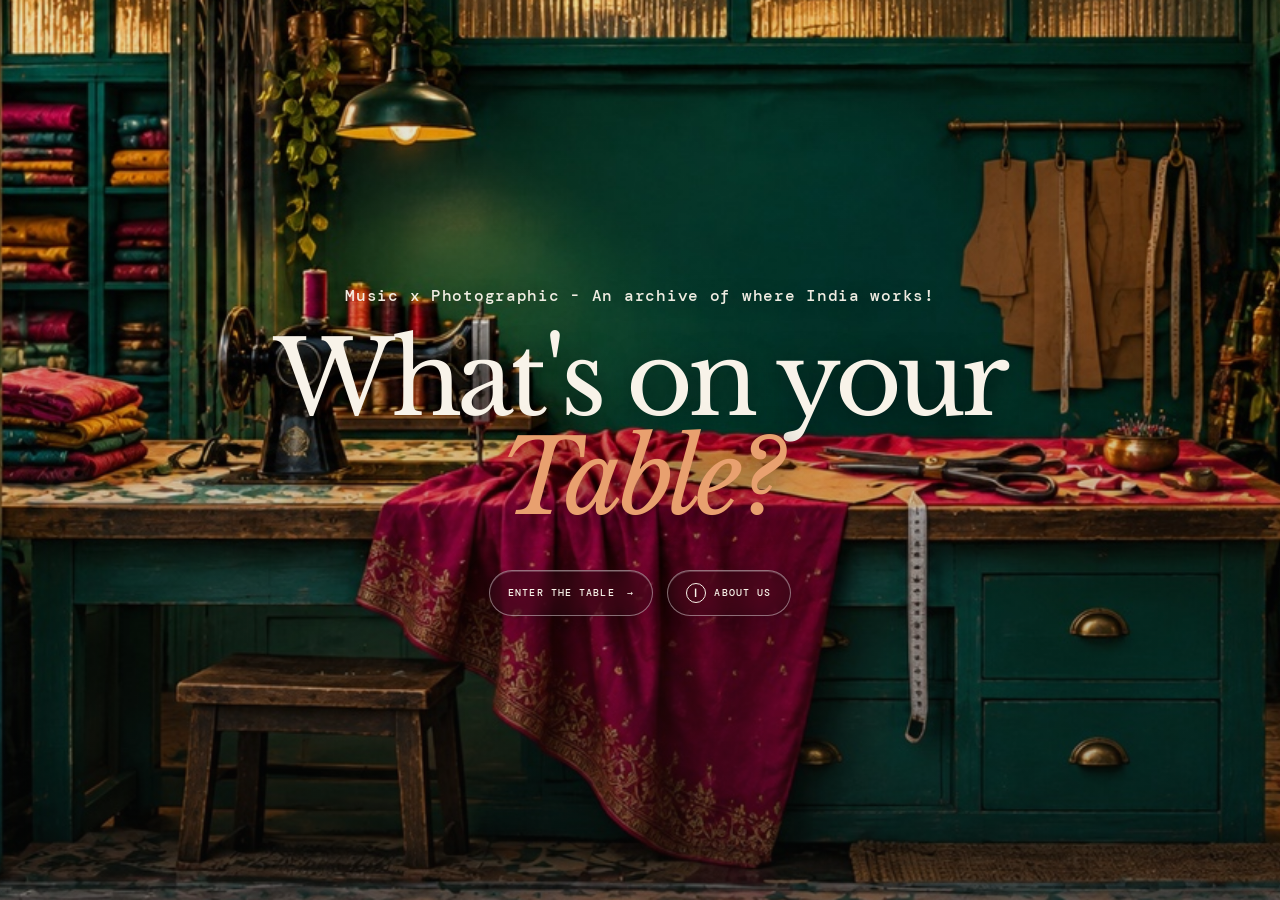
<file: index.html>
<!doctype html>
<html lang="en">
<head>
  <meta charset="UTF-8">
  <meta name="viewport" content="width=device-width, initial-scale=1">
  <title>What's on your Table?</title>
  <meta name="description" content="Music x photographic — an archive of where India works.">
  <link rel="preconnect" href="https://fonts.googleapis.com">
  <link rel="preconnect" href="https://fonts.gstatic.com" crossorigin>
  <link href="https://fonts.googleapis.com/css2?family=DM+Mono:wght@400;500&family=DM+Sans:wght@400;500;700&family=Libre+Baskerville:ital,wght@0,400;0,700;1,400&display=swap" rel="stylesheet">
  <link rel="stylesheet" href="assets/app.css">
  <style>
    body.is-loading .hero-copy { opacity: 0; }
    .hero-copy { transition: opacity .18s ease; }
    .archive-intro .home-link { pointer-events: auto; }
    .hero-title em { color: #e8a06f; }

    /* Keep the homepage photograph's original colour saturation. */
    .hero-media { filter: none; }
  </style>
</head>
<body class="is-loading">
  <main>
    <section class="hero" id="top" aria-label="The Great Indian Table">
      <div class="hero-media" aria-hidden="true"></div>
      <div class="hero-copy">
        <p class="hero-kicker">Music x Photographic - An archive of where India works!</p>
        <h1 class="hero-title"><span>What's on your</span><em>Table?</em></h1>
        <div class="hero-actions">
          <button class="hero-cta" type="button" data-explore>Enter the Table <span>→</span></button>
          <button class="hero-info-btn" type="button" data-about aria-label="About Us">
            <span class="info-icon">i</span>
            <span>About Us</span>
          </button>
        </div>
      </div>
    </section>

    <section class="archive" id="stories" aria-label="Full-screen table stories">
      <div class="archive-intro">
        <button class="home-link" type="button" data-home>← Home</button>
        <h2 class="archive-title">Your table is a story of your time, your age, and your...life!</h2>
      </div>

      <div class="story-viewer">
        <div class="viewer-media" id="viewer-media"></div>

        <div class="viewer-info">
          <p class="viewer-quote" id="viewer-quote"></p>
          <div class="viewer-meta" id="viewer-meta">
            <span id="viewer-name"></span>
            <span id="viewer-profession"></span>
            <span id="viewer-location"></span>
          </div>
        </div>

        <div class="viewer-actions" aria-label="Story navigation">
          <button class="viewer-arrow" type="button" data-slide="-1" aria-label="Previous story">←</button>
          <button class="viewer-arrow" type="button" data-slide="1" aria-label="Next story">→</button>
        </div>

        <button class="alt-view" id="alt-view" type="button" hidden aria-label="View next photo">
          ↻ <span>VIEW NEXT PHOTO</span> <span id="alt-count"></span>
        </button>

        <div class="music-player" id="music-player" aria-label="Story music">
          <img class="music-art" id="music-art" src="assets/img/Hero.JPEG" alt="">
          <div class="music-copy">
            <div class="music-kicker">YouTube Music</div>
            <div class="music-title" id="music-title"></div>
          </div>
          <div class="music-controls">
            <button class="music-tracks" id="music-tracks" type="button" aria-label="Show playlist">TRACKS</button>
            <button id="music-prev" type="button" aria-label="Previous song">←</button>
            <button class="music-play" id="music-play" type="button" aria-label="Play music">▶</button>
            <button id="music-next" type="button" aria-label="Next song">→</button>
            <button class="music-open" id="music-open" type="button">OPEN</button>
          </div>
          <div class="music-playlist" id="music-playlist"></div>
        </div>
      </div>

      <div class="story-thumbs" id="story-thumbs" aria-label="Choose a story"></div>
      <div class="keyboard-hint" id="keyboard-hint">
        <span class="key">←</span><span class="key">→</span> stories
        &nbsp; <span class="key">SPACE</span> music
        &nbsp; <span class="key">ESC</span> home
      </div>
      <div class="yt-audio-engine" id="yt-audio-engine" aria-hidden="true"></div>
    </section>

    <div class="about-backdrop" id="about-backdrop" aria-hidden="true">
      <div class="about-modal" role="dialog" aria-modal="true" aria-labelledby="about-title">
        <button class="about-close" id="about-close" type="button" aria-label="Close">×</button>
        <h2 id="about-title">Hi! What's your Table is a fun side project by Suyash, Shashank, Sneha and Himanshu</h2>
        <p>I, Himanshu, run <a href="https://indiafutureai.com/" target="_blank" rel="noopener noreferrer">IndiaFutureAI</a> where we upskill Indians and help them find jobs, funding for startups, and build a solid career.</p>
        <p><a href="https://x.com/suyashsngh" target="_blank" rel="noopener noreferrer">Suyash</a>, <a href="https://shashankshekhar007.netlify.app/" target="_blank" rel="noopener noreferrer">Shashank</a>, and <a href="https://sneha-t-g-aiwork.framer.website/sneha-t-g" target="_blank" rel="noopener noreferrer">Sneha</a> are accomplished AI CREATOR FELLOWS with exceptional skills on AI.</p>
        <p>We pick fun projects and make them real with our AI skills. In 'What's your Table?' we visited the tables of 16 Indians who build the Bharat. A table is a personal space. Something you spend most of your time on!</p>
        <p>Think of it: You live years living in your table. It sits silently in a corner of your room, under the stains of tea, grease of automotives, glue of bookbinder, pen marks of a student, and what not?</p>
        <p>In such moments of 'personal' building, both self and country, music is a constant partner.</p>
        <p>From an entrepreneur to creator, we all live in joy of music.</p>
        <p>To materialize <em>Bharat ki table</em>, we researched and brought down some of conventional and unconventional tables of India. But I want you to know, these tables are symbolic of the region.</p>
        <p>If you know (and love)</p>
        <ul>
          <li>Telugu music, go to Bangle Maker's table for a fun Telugu Playlist</li>
          <li>Assamese? Boat maker!</li>
          <li>Bengali? Book binder</li>
          <li>Punjabi? Farmer</li>
        </ul>
        <p>...you see every table is celebrating some music</p>
        <p>So, which table are you on? (aka which music did you love?)</p>
        <p>Just take a screenshot of your favourite table and tweet to us at @indiafutureai to tell us about your fav Table!</p>
        <p>Trust me, we love to listen just as we made this project; or shall I say, this table, with love!</p>
        <div style="text-align:center">
          <a class="about-x" href="https://x.com/IndiaFutureAI" target="_blank" rel="noopener noreferrer">
            <span aria-hidden="true">𝕏</span><span>@IndiaFutureAI</span>
          </a>
        </div>
      </div>
    </div>
  </main>

  <script src="assets/stories.js"></script>
  <script src="assets/music.js"></script>
  <script src="assets/app.js"></script>
  <script src="https://www.youtube.com/iframe_api"></script>
</body>
</html>
</file>
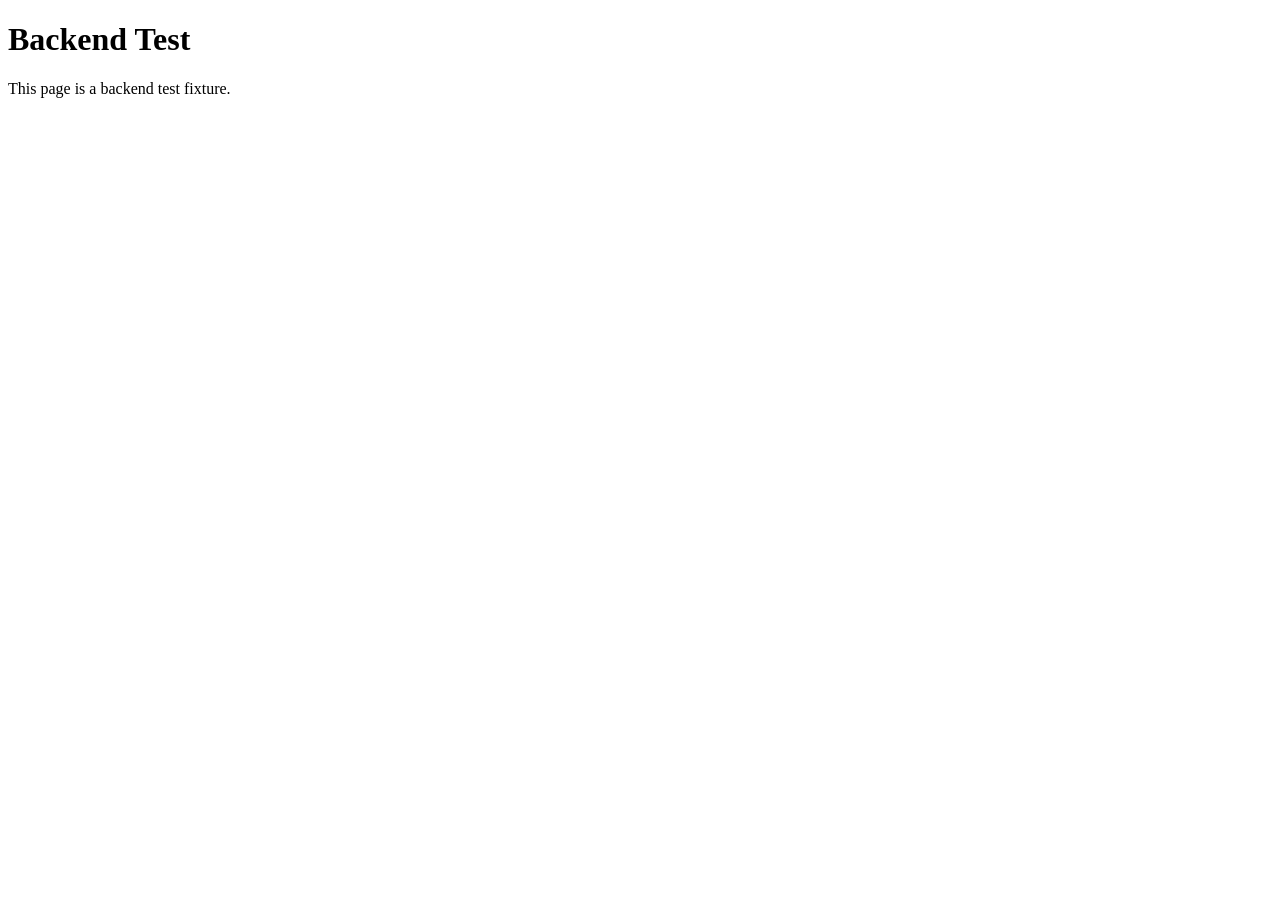
<file: backend/test-submit.html>
<!doctype html>
<html lang="en">
<head>
  <meta charset="utf-8">
  <meta name="viewport" content="width=device-width, initial-scale=1">
  <title>Backend Test</title>
</head>
<body>
  <h1>Backend Test</h1>
  <p>This page is a backend test fixture.</p>
</body>
</html>
</file>
<file: assets/app.css>
/* Great Indian Table — single-page visual system */

:root {
  --dark: #101615;
  --dark-soft: #1d2422;
  --cream: #f8f3e9;
  --muted: #aeb8b0;
  --accent: #ef9a7e;
  --display: "Libre Baskerville", Georgia, serif;
  --body: "DM Sans", Arial, sans-serif;
  --mono: "DM Mono", monospace;
}

* { box-sizing: border-box; }
html, body { margin: 0; min-height: 100%; background: var(--dark); color: var(--cream); }
body { overflow: hidden; font-family: var(--body); }
button { font: inherit; color: inherit; border: 0; background: none; cursor: pointer; }

.hero,
.archive {
  position: fixed;
  inset: 0;
}

.hero {
  display: grid;
  place-items: center;
  overflow: hidden;
  background: var(--dark);
}

.hero-media {
  position: absolute;
  inset: -3%;
  background: url("img/Hero.JPEG") center / cover no-repeat;
  filter: saturate(.78);
  transform: scale(1.04);
  transition: transform 1.6s cubic-bezier(.2,.7,.2,1);
}

.hero::after {
  content: "";
  position: absolute;
  inset: 0;
  background: linear-gradient(180deg, rgba(8,12,11,.08), rgba(8,12,11,.16) 48%, rgba(8,12,11,.38));
}

.hero-copy {
  position: relative;
  z-index: 1;
  width: min(980px, 88vw);
  text-align: center;
  text-shadow: 0 3px 28px rgba(0,0,0,.58);
}

.hero-kicker {
  max-width: 1000px;
  margin: 0 auto 24px;
  font: 500 clamp(12px,1.25vw,16px) / 1.45 var(--mono);
  letter-spacing: .045em;
  opacity: .96;
}

.hero-title {
  margin: 0;
  font: 400 clamp(3rem,8vw,8.2rem) / .96 var(--display);
  letter-spacing: -.045em;
}

.hero-title span,
.hero-title em { display: block; }
.hero-title em { color: #e8b285; font-style: italic; }

.hero-actions {
  display: flex;
  align-items: center;
  justify-content: center;
  gap: 14px;
  margin-top: 42px;
}

.hero-cta,
.hero-info-btn {
  min-height: 46px;
  border: 1px solid rgba(255,255,255,.42);
  border-radius: 999px;
  backdrop-filter: blur(14px) saturate(130%);
  -webkit-backdrop-filter: blur(14px) saturate(130%);
  box-shadow: 0 10px 32px rgba(0,0,0,.28), inset 0 1px 0 rgba(255,255,255,.2);
  transition: transform .25s ease, background .25s ease, border-color .25s ease, box-shadow .25s ease;
}

.hero-cta {
  position: relative;
  display: inline-flex;
  align-items: center;
  gap: 12px;
  overflow: hidden;
  padding: 0 18px;
  background: rgba(11,16,15,.34);
  font: 500 10px / 1 var(--mono);
  letter-spacing: .11em;
  text-transform: uppercase;
  animation: enterPulse 4.2s ease-in-out infinite;
}

.hero-cta::before {
  content: "";
  position: absolute;
  top: -20%;
  bottom: -20%;
  left: -35%;
  width: 26%;
  background: linear-gradient(110deg, transparent, rgba(255,255,255,.64), rgba(255,235,214,.22), transparent);
  transform: skewX(-18deg);
  filter: blur(1px);
  pointer-events: none;
  animation: enterGlitter 4.2s ease-in-out infinite;
}

.hero-cta span { position: relative; z-index: 1; }

.hero-info-btn {
  position: relative;
  display: inline-flex;
  align-items: center;
  justify-content: center;
  gap: 8px;
  min-width: 124px;
  padding: 0 17px;
  background: rgba(12,17,16,.30);
  font: 500 10px / 1 var(--mono);
  letter-spacing: .11em;
  text-transform: uppercase;
}

.info-icon {
  width: 20px;
  height: 20px;
  display: grid;
  place-items: center;
  border: 1px solid currentColor;
  border-radius: 50%;
  font: 600 12px / 1 var(--body);
}

.hero-info-btn:hover,
.hero-info-btn:focus-visible,
.hero-cta:hover,
.hero-cta:focus-visible {
  transform: translateY(-2px);
  background: rgba(18,24,23,.52);
  border-color: rgba(255,255,255,.82);
  box-shadow: 0 12px 34px rgba(0,0,0,.32), inset 0 1px 0 rgba(255,255,255,.23);
  outline: none;
}

@keyframes enterGlitter {
  0%,57%,100% { left: -35%; opacity: 0; }
  63% { left: 28%; opacity: .92; }
  70% { left: 112%; opacity: 0; }
}

@keyframes enterPulse {
  0%,64%,100% { filter: brightness(1); transform: translateY(0); }
  69% { filter: brightness(1.22); transform: translateY(-1px); }
  74% { filter: brightness(1); transform: translateY(0); }
}

.archive {
  z-index: 10;
  display: none;
  overflow: hidden;
  background: var(--dark);
}

body.is-stories .hero { display: none; }
body.is-stories .archive { display: block; }

.archive-intro {
  position: absolute;
  z-index: 20;
  top: 22px;
  left: 0;
  right: 0;
  display: flex;
  justify-content: center;
  align-items: center;
  pointer-events: none;
}

.archive-title {
  max-width: min(820px, 80vw);
  margin: 0;
  color: #fff;
  text-align: center;
  font: 500 clamp(11px,1.35vw,16px) / 1.4 var(--mono);
  letter-spacing: .035em;
  text-shadow: 0 2px 16px rgba(0,0,0,.88);
}

.home-link,
.alt-view {
  position: fixed;
  z-index: 80;
  display: inline-flex;
  align-items: center;
  justify-content: center;
  min-height: 37px;
  padding: 11px 15px;
  border: 1px solid rgba(255,255,255,.34);
  border-radius: 12px;
  background: rgba(12,17,16,.36);
  color: #fff;
  backdrop-filter: blur(14px) saturate(125%);
  -webkit-backdrop-filter: blur(14px) saturate(125%);
  box-shadow: 0 8px 28px rgba(0,0,0,.28), inset 0 1px 0 rgba(255,255,255,.2);
  font: 500 10px / 1 var(--mono);
  letter-spacing: .1em;
  text-transform: uppercase;
}

.home-link { left: clamp(20px,5vw,78px); }
.alt-view { top: 34px; right: 34px; gap: 8px; }
.alt-view[hidden] { display: none; }

.home-link:hover,
.alt-view:hover,
.home-link:focus-visible,
.alt-view:focus-visible {
  background: rgba(18,24,23,.52);
  border-color: rgba(255,255,255,.62);
  transform: translateY(-1px);
  outline: none;
}

.story-viewer { position: absolute; inset: 0; }

.viewer-media {
  position: absolute;
  inset: 0;
  overflow: hidden;
  background: var(--dark-soft);
  --px: 0px;
  --py: 0px;
}

.viewer-media::after {
  content: "";
  position: absolute;
  inset: 0;
  z-index: 3;
  pointer-events: none;
  background: linear-gradient(180deg, rgba(8,12,11,.16), rgba(8,12,11,.02) 42%, rgba(8,12,11,.10) 62%, rgba(8,12,11,.68));
}

.viewer-media img {
  position: absolute;
  inset: 0;
  width: 100%;
  height: 100%;
  display: block;
  object-fit: cover;
  --image-x: 0px;
  --image-y: 0px;
  --image-scale: 1.015;
  transform: translate3d(calc(var(--px) + var(--image-x)), calc(var(--py) + var(--image-y)), 0) scale(var(--image-scale));
  opacity: 1;
  transition: opacity .75s cubic-bezier(.22,.61,.36,1), transform 1.25s cubic-bezier(.2,.7,.2,1), filter .75s ease;
  will-change: transform, opacity, filter;
}

.viewer-media img.is-old {
  opacity: 0;
  --image-x: -18px;
  --image-y: 0px;
  --image-scale: 1.035;
  filter: blur(1px);
}

.viewer-media img.is-new {
  opacity: 0;
  --image-x: 18px;
  --image-y: 0px;
  --image-scale: 1.06;
  filter: blur(2px);
}

.viewer-media img.is-new.is-visible {
  opacity: 1;
  --image-x: 0px;
  --image-y: 0px;
  --image-scale: 1.015;
  filter: blur(0);
}

.viewer-info {
  position: absolute;
  z-index: 5;
  left: 50%;
  top: 50%;
  width: min(1100px, 88vw);
  transform: translate(-50%,-42%);
  display: flex;
  flex-direction: column;
  align-items: center;
  justify-content: center;
  text-align: center;
  text-shadow: 0 2px 30px rgba(0,0,0,.72);
}

.viewer-quote {
  order: 1;
  max-width: 820px;
  margin: 0 auto 20px;
  color: #fff;
  font: italic clamp(1.7rem,3.2vw,3.55rem) / 1.15 var(--display);
  letter-spacing: -.025em;
  text-shadow: 0 3px 12px rgba(0,0,0,.95), 0 8px 34px rgba(0,0,0,.82), 0 0 3px #000;
}

.viewer-meta {
  order: 2;
  display: inline-flex;
  align-items: center;
  justify-content: center;
  max-width: 90vw;
  padding: 8px 13px;
  border: 1px solid rgba(248,243,233,.18);
  border-radius: 999px;
  background: rgba(8,12,11,.48);
  backdrop-filter: blur(8px);
  -webkit-backdrop-filter: blur(8px);
  box-shadow: 0 5px 22px rgba(0,0,0,.22);
}

.viewer-meta span {
  font: 500 12px / 1 var(--mono);
  letter-spacing: .09em;
  text-transform: uppercase;
  color: #fff;
  white-space: nowrap;
  text-shadow: 0 2px 8px rgba(0,0,0,.85);
}

.viewer-meta span + span::before {
  content: "·";
  margin: 0 .55em;
  opacity: .55;
}

.viewer-actions { position: fixed; inset: 0; z-index: 90; pointer-events: none; }
.viewer-arrow {
  position: absolute;
  top: 50%;
  width: 52px;
  height: 52px;
  display: grid;
  place-items: center;
  border: 1px solid rgba(248,243,233,.32);
  border-radius: 50%;
  background: rgba(16,22,21,.72);
  backdrop-filter: blur(14px);
  -webkit-backdrop-filter: blur(14px);
  box-shadow: 0 8px 30px rgba(0,0,0,.24);
  pointer-events: auto;
  opacity: .82;
  transform: translateY(-50%);
  font-size: 1.35rem;
  transition: background .2s ease, border-color .2s ease, opacity .2s ease;
}
.viewer-arrow:first-child { left: 12px; }
.viewer-arrow:last-child { right: 12px; }
.viewer-arrow:hover { background: rgba(16,22,21,.92); border-color: rgba(248,243,233,.56); opacity: 1; }

.story-thumbs {
  position: fixed;
  z-index: 35;
  left: clamp(20px,6vw,96px);
  right: clamp(20px,6vw,96px);
  bottom: 18px;
  display: flex;
  gap: 9px;
  overflow-x: auto;
  padding: 8px 4px 10px;
  scrollbar-width: none;
}
.story-thumbs::-webkit-scrollbar { display: none; }

.story-thumb {
  position: relative;
  flex: 0 0 78px;
  height: 52px;
  overflow: hidden;
  border: 1px solid rgba(248,243,233,.27);
  background: #293330;
  opacity: .48;
  transition: opacity .2s ease, transform .2s ease, border-color .2s ease;
}
.story-thumb img { width: 100%; height: 100%; display: block; object-fit: cover; }
.story-thumb span { position: absolute; left: 5px; bottom: 4px; font: 8px var(--mono); text-shadow: 0 1px 5px #000; }
.story-thumb.is-active { opacity: 1; border-color: var(--accent); transform: translateY(-5px); }

.music-player {
  position: fixed;
  z-index: 50;
  left: 50%;
  bottom: 88px;
  width: min(440px, calc(100vw - 40px));
  min-height: 58px;
  transform: translateX(-50%);
  display: none;
  align-items: center;
  padding: 7px 10px 7px 8px;
  border: 1px solid rgba(248,243,233,.14);
  border-radius: 999px;
  background: rgba(13,18,17,.82);
  backdrop-filter: blur(18px);
  -webkit-backdrop-filter: blur(18px);
  box-shadow: 0 12px 40px rgba(0,0,0,.38);
}
.music-player.is-visible { display: flex; }

.music-art {
  width: 42px;
  height: 42px;
  flex: 0 0 42px;
  border-radius: 50%;
  object-fit: cover;
  background: #303836;
  border: 1px solid rgba(248,243,233,.22);
  box-shadow: inset 0 0 0 5px rgba(13,18,17,.35), 0 3px 12px rgba(0,0,0,.25);
}
.music-player.is-playing .music-art { animation: discSpin 7s linear infinite; }
@keyframes discSpin { to { transform: rotate(360deg); } }

.music-copy { min-width: 0; flex: 1; padding: 0 11px; }
.music-kicker { margin-bottom: 3px; font: 7px var(--mono); letter-spacing: .14em; text-transform: uppercase; opacity: .52; }
.music-title { overflow: hidden; white-space: nowrap; text-overflow: ellipsis; font: 500 11px var(--body); }
.music-controls { display: flex; align-items: center; gap: 2px; }
.music-controls button { width: 30px; height: 30px; display: grid; place-items: center; border-radius: 50%; opacity: .76; }
.music-controls button:hover { background: rgba(255,255,255,.08); opacity: 1; }
.music-play { font-size: 12px !important; background: rgba(248,243,233,.12) !important; }
.music-open,
.music-tracks { width: auto !important; padding: 0 8px !important; font: 8px var(--mono) !important; letter-spacing: .08em; text-transform: uppercase; }

.music-playlist {
  position: absolute;
  left: 0;
  right: 0;
  bottom: calc(100% + 6px);
  display: none;
  max-height: min(340px, 48vh);
  overflow: auto;
  padding: 10px;
  border: 1px solid rgba(248,243,233,.18);
  border-radius: 20px;
  background: rgba(13,18,17,.97);
  box-shadow: 0 18px 60px rgba(0,0,0,.55);
  scrollbar-width: none;
}
.music-playlist::-webkit-scrollbar { display: none; }
.music-player.playlist-open .music-playlist { display: block; }
.playlist-head { display: flex; justify-content: space-between; padding: 3px 6px 9px; color: var(--muted); font: 7px var(--mono); letter-spacing: .14em; text-transform: uppercase; }
.playlist-row { width: 100%; display: flex; align-items: center; gap: 10px; padding: 9px 8px; border-radius: 10px; text-align: left; color: #d9d5cc; }
.playlist-row:hover, .playlist-row.is-current { background: rgba(248,243,233,.08); color: var(--cream); }
.playlist-number { width: 20px; flex: 0 0 20px; color: #929b95; font: 7px var(--mono); }
.playlist-dot { width: 5px; height: 5px; flex: 0 0 5px; border-radius: 50%; background: var(--accent); opacity: 0; }
.playlist-row.is-current .playlist-dot { opacity: 1; }
.playlist-title { min-width: 0; overflow: hidden; text-overflow: ellipsis; white-space: nowrap; font-size: 10px; }

.keyboard-hint {
  position: fixed;
  left: 50%;
  bottom: 2px;
  z-index: 81;
  transform: translateX(-50%);
  white-space: nowrap;
  color: var(--muted);
  font: 7px var(--mono);
  letter-spacing: .1em;
  text-transform: uppercase;
  opacity: .52;
  pointer-events: none;
}
.key { display: inline-block; margin-left: 4px; padding: 3px 5px; border: 1px solid rgba(248,243,233,.2); border-radius: 4px; background: rgba(16,22,21,.6); }

.about-backdrop {
  position: fixed;
  inset: 0;
  z-index: 200;
  display: flex;
  align-items: center;
  justify-content: center;
  padding: 28px;
  background: radial-gradient(circle at 50% 15%, rgba(239,154,126,.08), transparent 38%), rgba(0,0,0,.72);
  backdrop-filter: blur(14px) saturate(115%);
  -webkit-backdrop-filter: blur(14px) saturate(115%);
  opacity: 0;
  pointer-events: none;
  transition: opacity .28s ease;
}
.about-backdrop.is-open { opacity: 1; pointer-events: auto; }

.about-modal {
  position: relative;
  width: min(920px,94vw);
  max-height: min(84vh,860px);
  overflow: auto;
  padding: 30px 42px;
  color: var(--cream);
  border: 1px solid rgba(255,255,255,.18);
  border-radius: 24px;
  background: linear-gradient(145deg, rgba(37,42,38,.96), rgba(15,20,19,.97));
  box-shadow: 0 36px 110px rgba(0,0,0,.58), inset 0 1px 0 rgba(255,255,255,.08);
  isolation: isolate;
}

.about-modal::before {
  content: "";
  position: absolute;
  inset: 0;
  z-index: -1;
  border-radius: inherit;
  background: radial-gradient(circle at 12% 10%, rgba(239,154,126,.25), transparent 28%), radial-gradient(circle at 90% 85%, rgba(210,181,132,.12), transparent 34%), repeating-linear-gradient(0deg, rgba(255,255,255,.012) 0, rgba(255,255,255,.012) 1px, transparent 1px, transparent 5px);
}

.about-close {
  position: sticky;
  top: 0;
  float: right;
  width: 36px;
  height: 36px;
  display: grid;
  place-items: center;
  border: 1px solid rgba(255,255,255,.17);
  border-radius: 50%;
  background: rgba(255,255,255,.08);
  font-size: 20px;
}

.about-modal h2 { margin: 4px 54px 26px 0; font: 700 clamp(1.45rem,2.7vw,2.25rem) / 1.14 var(--display); letter-spacing: -.03em; }
.about-modal h2::after { content: ""; display: block; width: 54px; height: 3px; margin-top: 16px; border-radius: 3px; background: var(--accent); }
.about-modal p, .about-modal li { font: 400 clamp(.95rem,1.23vw,1.06rem) / 1.78 var(--body); color: rgba(248,243,233,.9); }
.about-modal p { max-width: 790px; margin: 0 0 17px; }
.about-modal p:first-of-type { font-size: clamp(1.08rem,1.45vw,1.22rem); line-height: 1.62; color: #fff; font-weight: 500; }
.about-modal p:nth-of-type(3) { margin-top: 22px; padding: 18px 20px 18px 22px; border-left: 2px solid rgba(239,154,126,.72); border-radius: 0 12px 12px 0; background: rgba(255,255,255,.045); }
.about-modal em { color: #f1ba98; }
.about-modal ul { display: grid; grid-template-columns: repeat(2,minmax(0,1fr)); gap: 10px 12px; max-width: 790px; margin: 4px 0 20px; padding: 0; list-style: none; }
.about-modal li { padding: 12px 14px; border: 1px solid rgba(255,255,255,.12); border-radius: 12px; background: rgba(255,255,255,.045); font-size: .94rem; line-height: 1.55; }
.about-modal li::before { content: "•"; margin-right: 8px; color: var(--accent); }
.about-modal a { color: #f2b28e; text-decoration: underline; text-underline-offset: 3px; }
.about-x { display: inline-flex; align-items: center; justify-content: center; gap: 9px; margin: 16px auto 0; padding: 12px 18px; border: 1px solid rgba(255,255,255,.2); border-radius: 999px; background: #050605; color: #fff !important; text-decoration: none !important; font: 500 10px var(--mono); letter-spacing: .08em; text-transform: uppercase; }

.cinematic-flash::before {
  content: "";
  position: absolute;
  inset: -1px;
  z-index: 4;
  background: radial-gradient(circle at 50% 48%, rgba(248,243,233,.32), rgba(5,8,7,.68) 58%, rgba(5,8,7,.9));
  pointer-events: none;
  animation: cinematicFlash .9s cubic-bezier(.2,.7,.2,1) both;
}
@keyframes cinematicFlash {
  0% { opacity: 0; transform: scale(1.035); }
  15% { opacity: .72; }
  34% { opacity: .28; }
  54% { opacity: .11; }
  100% { opacity: 0; transform: scale(1); }
}

@media (max-width: 800px) {
  .hero-kicker { padding: 0 8px; font-size: 11px; line-height: 1.5; }
  .hero-actions { gap: 10px; margin-top: 34px; }
  .hero-cta, .hero-info-btn { min-height: 42px; }
  .hero-cta { padding: 0 15px; }
  .hero-info-btn { min-width: 112px; padding: 0 14px; font-size: 9px; }
  .info-icon { width: 18px; height: 18px; font-size: 11px; }
  .archive-intro { top: 17px; }
  .home-link { left: 14px; top: max(48px, calc(env(safe-area-inset-top) + 34px)); }
  .alt-view { top: max(48px, calc(env(safe-area-inset-top) + 34px)); right: 14px; }
  .viewer-info { top: 43%; width: calc(100vw - 30px); }
  .viewer-quote { margin-bottom: 15px; font-size: clamp(1.65rem,8.1vw,2.55rem); }
  .viewer-meta { padding: 7px 10px; max-width: calc(100vw - 42px); }
  .viewer-meta span { font-size: 9px; letter-spacing: .055em; }
  .viewer-arrow { width: 44px; height: 44px; }
  .viewer-arrow:first-child { left: 4px; }
  .viewer-arrow:last-child { right: 4px; }
  .music-player { bottom: 72px; width: calc(100vw - 28px); }
  .music-open { display: none !important; }
  .story-thumbs { left: 14px; right: 14px; bottom: 8px; }
  .story-thumb { flex-basis: 62px; height: 42px; }
  .keyboard-hint { display: none; }
  .about-backdrop { padding: 12px; }
  .about-modal { max-height: 90vh; padding: 26px 20px 22px; border-radius: 18px; }
  .about-modal h2 { font-size: 1.35rem; margin-right: 44px; }
  .about-modal p, .about-modal li { font-size: .93rem; line-height: 1.65; }
  .about-modal p:first-of-type { font-size: 1.02rem; }
  .about-modal ul { grid-template-columns: 1fr; gap: 8px; }
  .about-x { margin-top: 10px; }
}

@media (prefers-reduced-motion: reduce) {
  *, *::before, *::after { animation-duration: .01ms !important; animation-iteration-count: 1 !important; transition-duration: .01ms !important; scroll-behavior: auto !important; }
}
</file>
